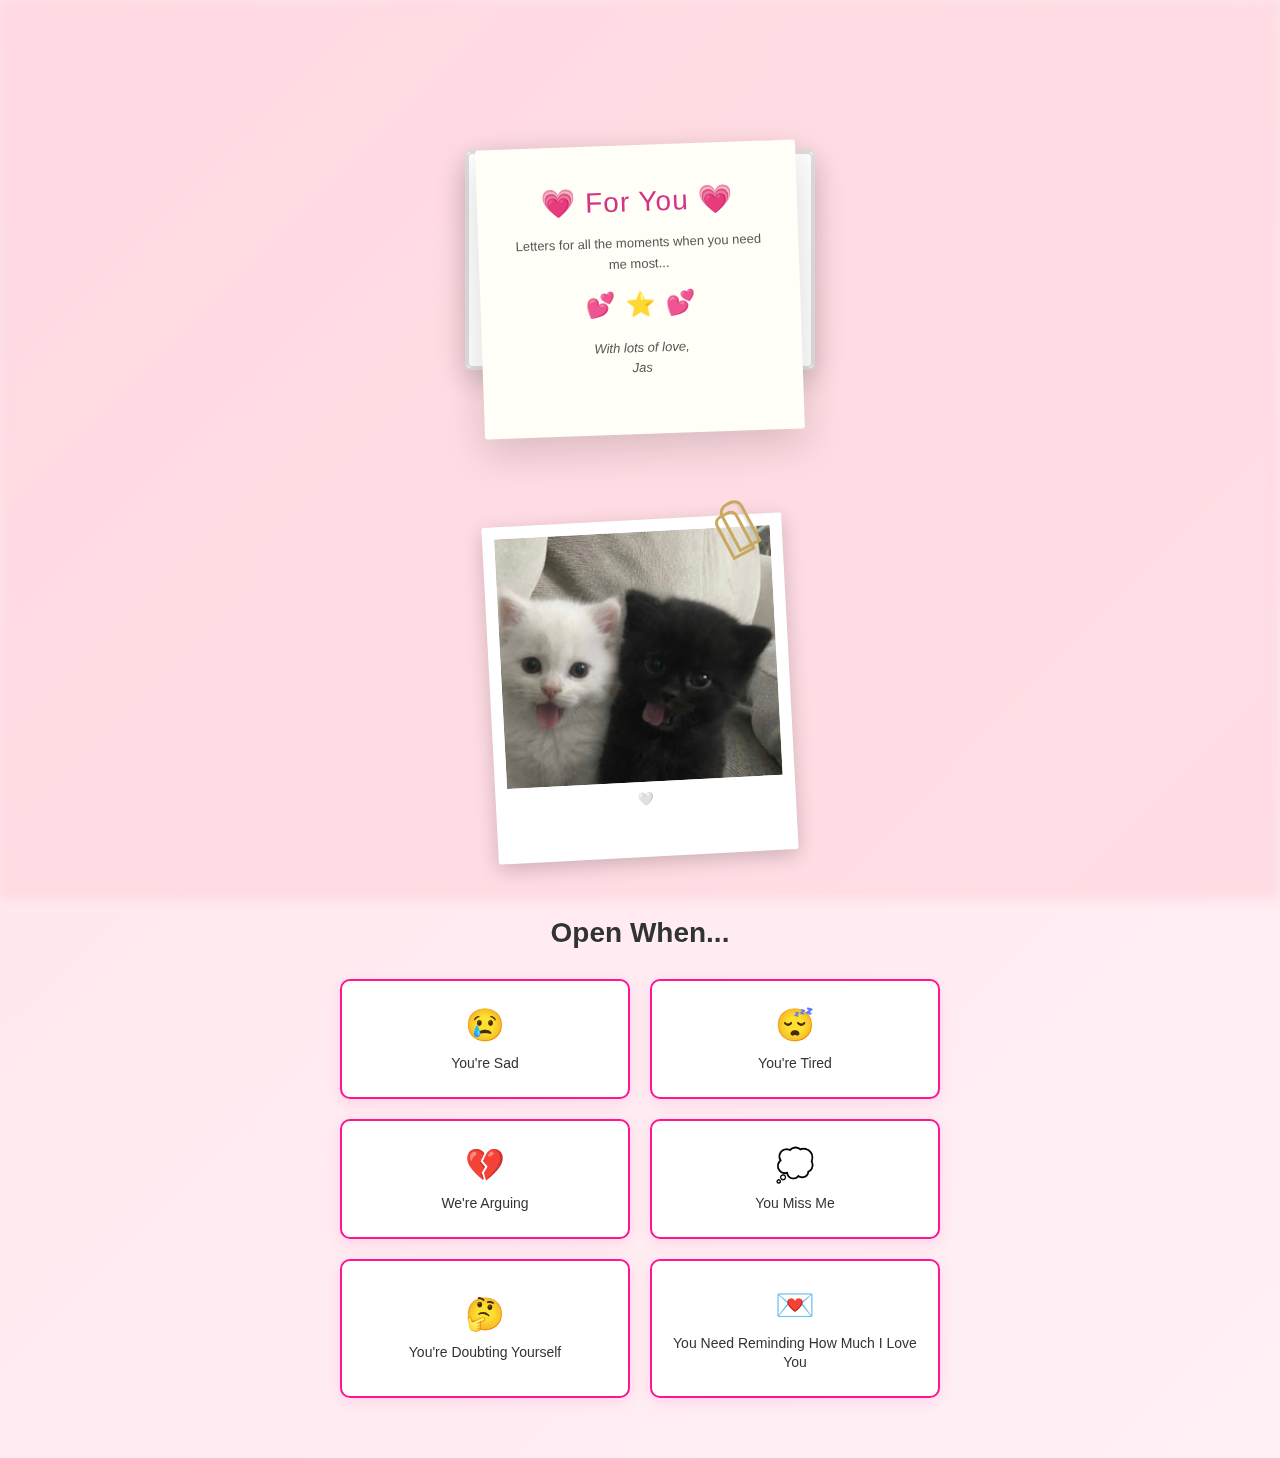
<file: index.html>
<!DOCTYPE html>
<html lang="en">
<head>
    <meta charset="UTF-8">
    <meta name="viewport" content="width=device-width, initial-scale=1.0">
    <title>Letters for You ❤️</title>
    <link rel="stylesheet" href="styles.css">
</head>
<body>
    <!-- Blurred Background -->
    <div class="background"></div>
    
    <div class="container">
        <!-- Envelope with Letter -->
        <div class="envelope-section">
            <div class="envelope">
                <div class="envelope-body"></div>
            </div>
            
            <div class="letter">
                <div class="letter-content">
                    <h1>💗 For You 💗</h1>
                    <p>Letters for all the moments when you need me most...</p>
                    <div class="doodles">
                        <span class="doodle">💕</span>
                        <span class="doodle">⭐</span>
                        <span class="doodle">💕</span>
                    </div>
                    <p class="signature">With lots of love,<br>Jas</p>
                </div>
            </div>
        </div>

        <!-- Polaroid with Photo -->
        <div class="polaroid-section">
            <div class="polaroid">
                <div class="polaroid-content">
                    <img id="polaroidImage" src="Images/Image.jpg" alt="Our photo">
                    <input type="file" id="photoUpload" accept="image/*" style="display: none;">
                </div>
                <div class="polaroid-caption">🤍</div>
            <div class="paperclip"></div>
        </div>
        </div>
        
        <!-- Open When Links -->
        <div class="letters-section">
            <h2>Open When...</h2>
            <div class="letters-grid">
                <a href="letters/sad.html" class="letter-link">
                    <span class="emoji">😢</span>
                    <span>You're Sad</span>
                </a>
                <a href="letters/tired.html" class="letter-link">
                    <span class="emoji">😴</span>
                    <span>You're Tired</span>
                </a>
                <a href="letters/arguing.html" class="letter-link">
                    <span class="emoji">💔</span>
                    <span>We're Arguing</span>
                </a>
                <a href="letters/missingme.html" class="letter-link">
                    <span class="emoji">💭</span>
                    <span>You Miss Me</span>
                </a>
                <a href="letters/doubting.html" class="letter-link">
                    <span class="emoji">🤔</span>
                    <span>You're Doubting Yourself</span>
                </a>
                <a href="letters/loveletter.html" class="letter-link">
                    <span class="emoji">💌</span>
                    <span>You Need Reminding How Much I Love You</span>
                </a>
            </div>
        </div>
    </div>

    <script src="script.js"></script>
</body>
</html>
</file>
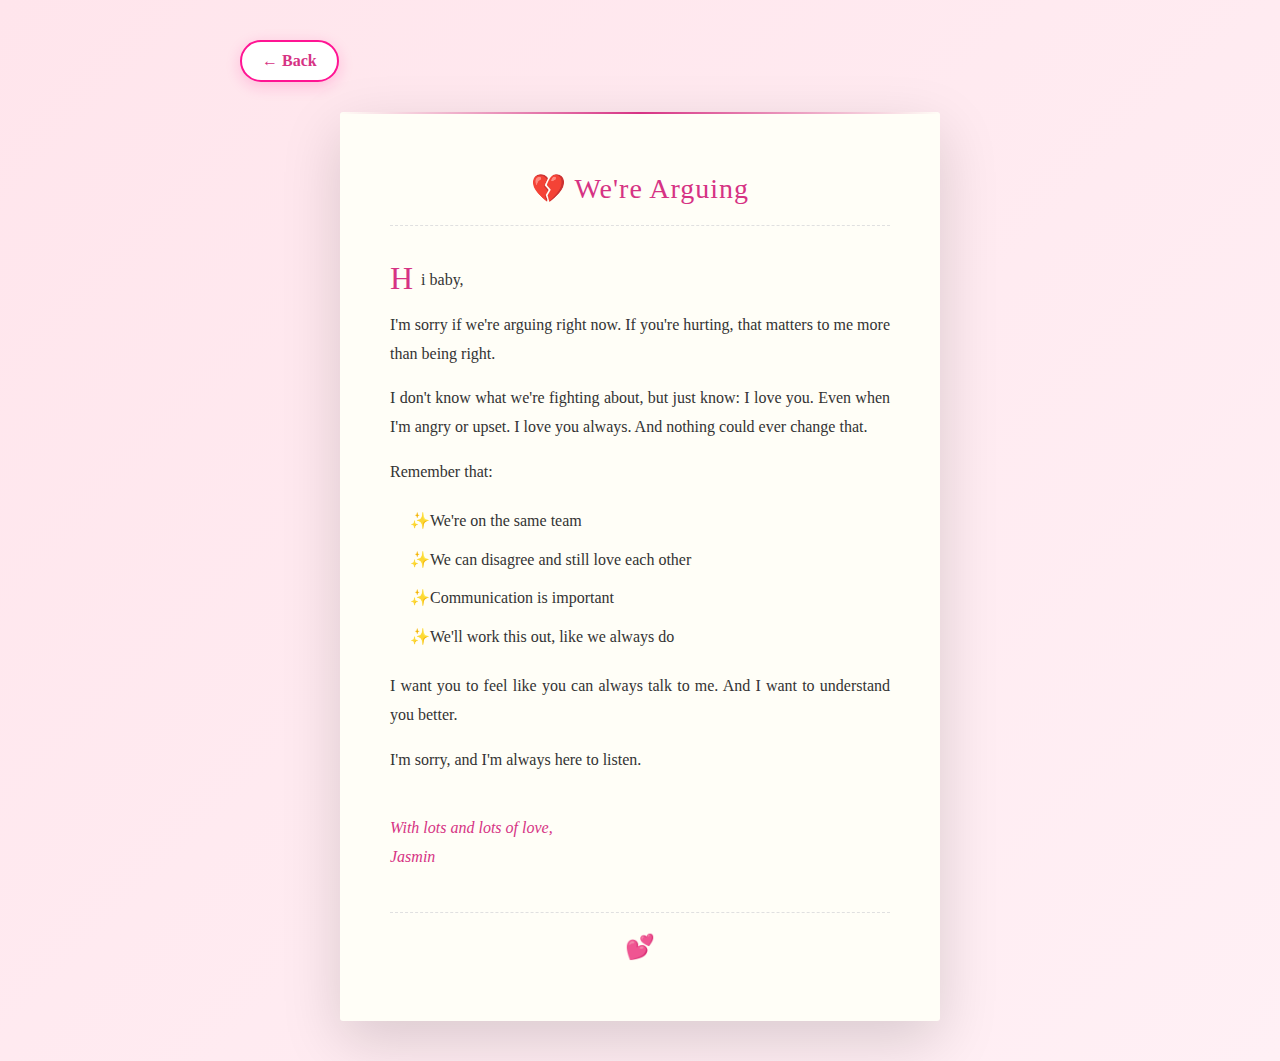
<file: arguing.html>
<!DOCTYPE html>
<html lang="en">
<head>
    <meta charset="UTF-8">
    <meta name="viewport" content="width=device-width, initial-scale=1.0">
    <title>Open When We're Arguing</title>
    <link rel="stylesheet" href="../styles-letter.css">
</head>
<body>
    <div class="letter-page">
        <a href="../index.html" class="back-btn">← Back</a>
        
        <div class="letter-container">
            <div class="letter-paper">
                <div class="letter-header">
                    <h1>💔 We're Arguing</h1>
                </div>
                
                <div class="letter-body">
                    <p>Hi baby,</p>
                    
                    <p>I'm sorry if we're arguing right now. If you're hurting, that matters to me more than being right.</p>
                    
                    <p>I don't know what we're fighting about, but just know: I love you. Even when I'm angry or upset. I love you always. And nothing could ever change that.</p>
                    
                    <p>Remember that:</p>
                    <ul>
                        <li>We're on the same team</li>
                        <li>We can disagree and still love each other</li>
                        <li>Communication is important</li>
                        <li>We'll work this out, like we always do</li>
                    </ul>
                    
                    <p>I want you to feel like you can always talk to me. And I want to understand you better.</p>
                    
                    <p>I'm sorry, and I'm always here to listen.</p>
                    
                    <p class="letter-signature">With lots and lots of love,<br>Jasmin</p>
                </div>
                
                <div class="letter-footer">
                    <span class="doodle">💕</span>
                </div>
            </div>
        </div>
    </div>
</body>
</html>
</file>
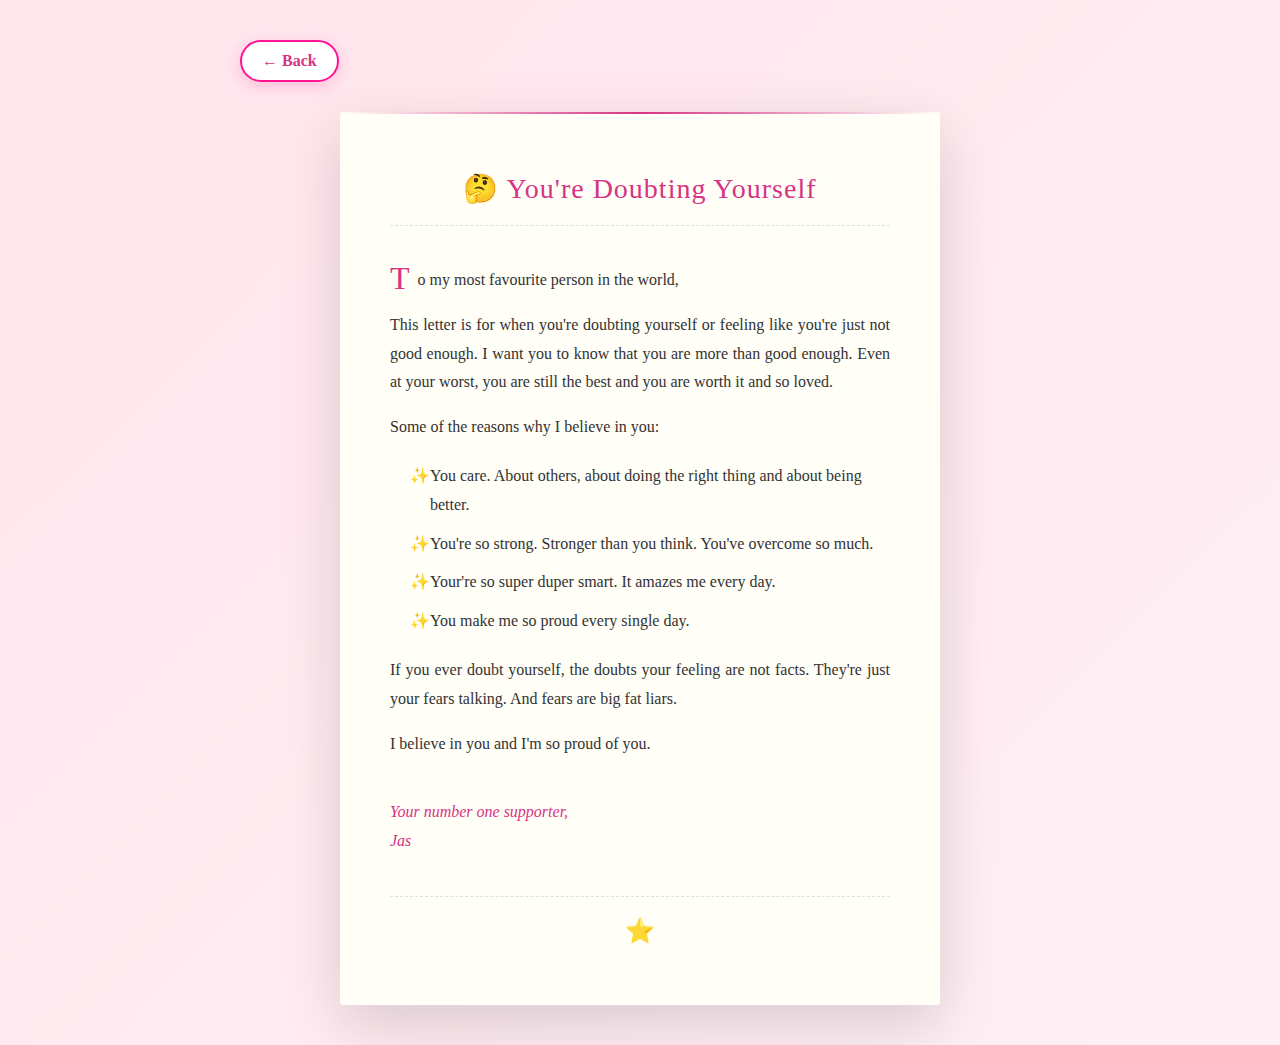
<file: doubting.html>
<!DOCTYPE html>
<html lang="en">
<head>
    <meta charset="UTF-8">
    <meta name="viewport" content="width=device-width, initial-scale=1.0">
    <title>Open When You're Doubting Yourself</title>
    <link rel="stylesheet" href="../styles-letter.css">
</head>
<body>
    <div class="letter-page">
        <a href="../index.html" class="back-btn">← Back</a>
        
        <div class="letter-container">
            <div class="letter-paper">
                <div class="letter-header">
                    <h1>🤔 You're Doubting Yourself</h1>
                </div>
                
                <div class="letter-body">
                    <p>To my most favourite person in the world,</p>
                    
                    <p>This letter is for when you're doubting yourself or feeling like you're just not good enough. I want you to know that you are more than good enough. Even at your worst, you are still the best and you are worth it and so loved.</p>
                    
                    <p>Some of the reasons why I believe in you:</p>
                    <ul>
                        <li>You care. About others, about doing the right thing and about being better.</li>
                        <li>You're so strong. Stronger than you think. You've overcome so much.</li>
                        <li>Your're so super duper smart. It amazes me every day.</li>
                        <li>You make me so proud every single day.</li>
                    </ul>
                    
                    <p>If you ever doubt yourself, the doubts your feeling are not facts. They're just your fears talking. And fears are big fat liars.</p>
                    
                    <p>I believe in you and I'm so proud of you.</p>
                    
                    <p class="letter-signature">Your number one supporter,<br>Jas</p>
                </div>
                
                <div class="letter-footer">
                    <span class="doodle">⭐</span>
                </div>
            </div>
        </div>
    </div>
</body>
</html>
</file>
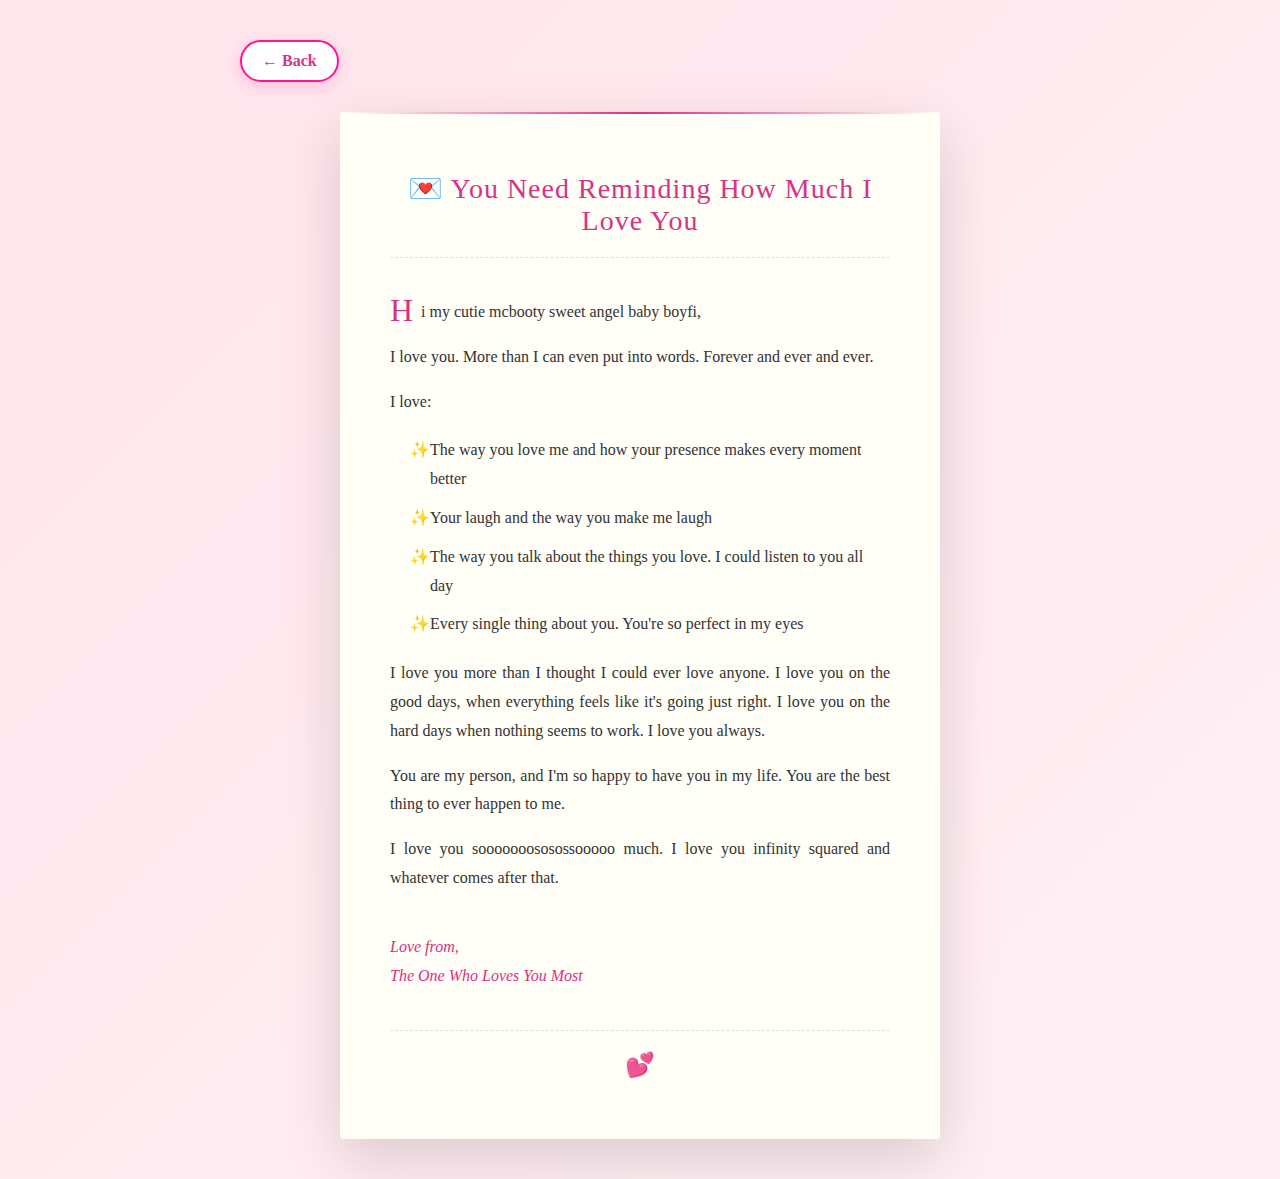
<file: loveletter.html>
<!DOCTYPE html>
<html lang="en">
<head>
    <meta charset="UTF-8">
    <meta name="viewport" content="width=device-width, initial-scale=1.0">
    <title>You Need Reminding How Much I Love You</title>
    <link rel="stylesheet" href="../styles-letter.css">
</head>
<body>
    <div class="letter-page">
        <a href="../index.html" class="back-btn">← Back</a>
        
        <div class="letter-container">
            <div class="letter-paper">
                <div class="letter-header">
                    <h1>💌 You Need Reminding How Much I Love You</h1>
                </div>
                
                <div class="letter-body">
                    <p>Hi my cutie mcbooty sweet angel baby boyfi,</p>
                    
                    <p>I love you. More than I can even put into words. Forever and ever and ever.</p>
                    
                    <p>I love:</p>
                    <ul>
                        <li>The way you love me and how your presence makes every moment better</li>
                        <li>Your laugh and the way you make me laugh</li>
                        <li>The way you talk about the things you love. I could listen to you all day</li>
                        <li>Every single thing about you. You're so perfect in my eyes</li>
                    </ul>
                    
                    <p>I love you more than I thought I could ever love anyone. I love you on the good days, when everything feels like it's going just right. I love you on the hard days when nothing seems to work. I love you always.</p>
                    
                    <p>You are my person, and I'm so happy to have you in my life. You are the best thing to ever happen to me.</p>
                    
                    <p>I love you sooooooososossooooo much. I love you infinity squared and whatever comes after that.</p>
                    
                    <p class="letter-signature">Love from,<br>The One Who Loves You Most</p>
                </div>
                
                <div class="letter-footer">
                    <span class="doodle">💕</span>
                </div>
            </div>
        </div>
    </div>
</body>
</html>
</file>
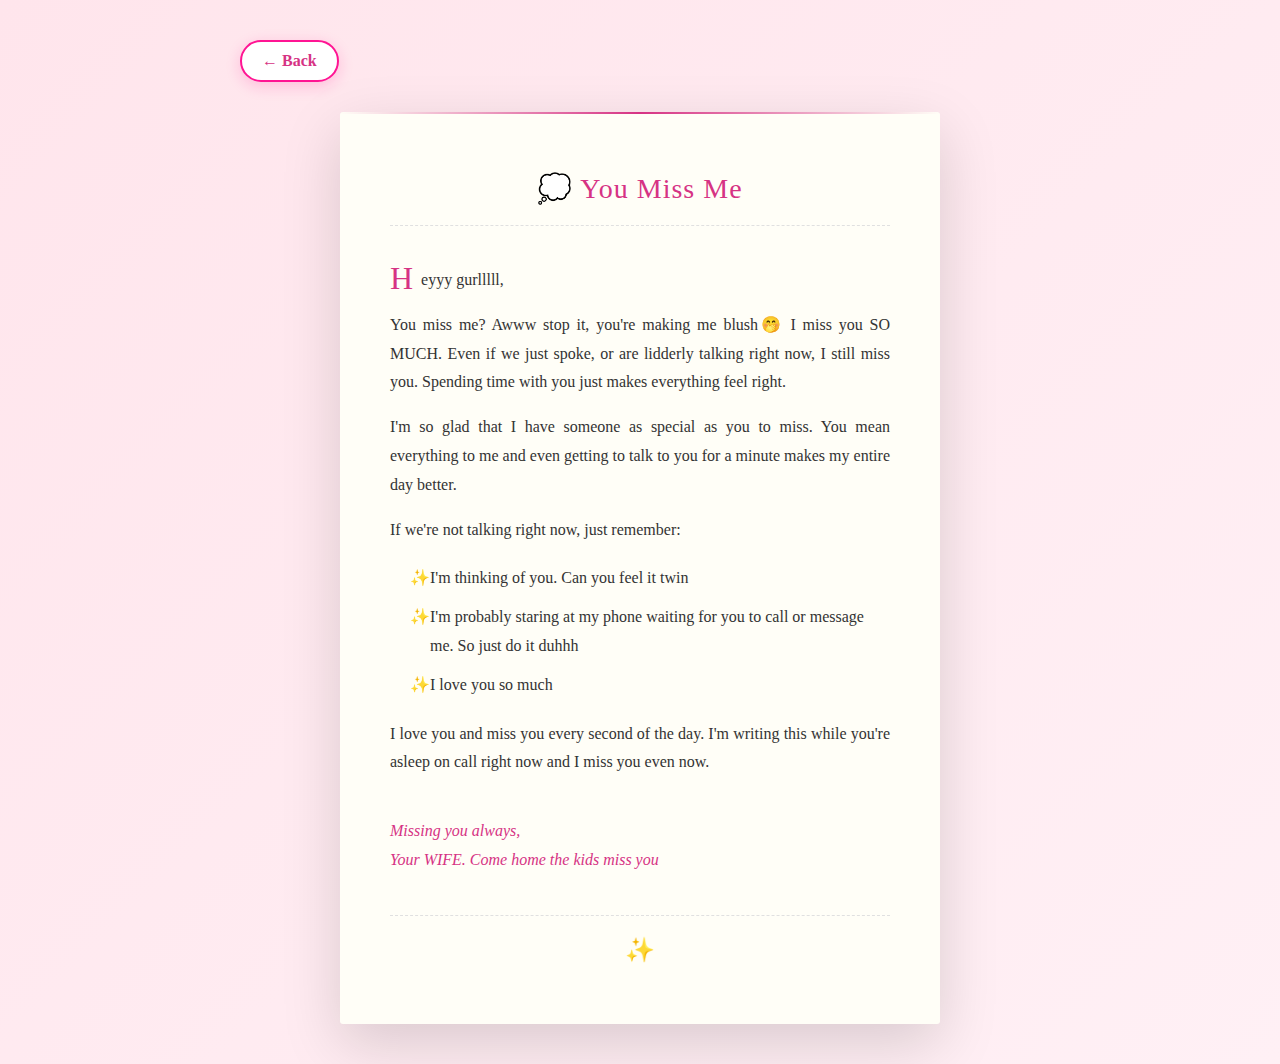
<file: missingme.html>
<!DOCTYPE html>
<html lang="en">
<head>
    <meta charset="UTF-8">
    <meta name="viewport" content="width=device-width, initial-scale=1.0">
    <title>Open When You Miss Me</title>
    <link rel="stylesheet" href="../styles-letter.css">
</head>
<body>
    <div class="letter-page">
        <a href="../index.html" class="back-btn">← Back</a>
        
        <div class="letter-container">
            <div class="letter-paper">
                <div class="letter-header">
                    <h1>💭 You Miss Me</h1>
                </div>
                
                <div class="letter-body">
                    <p>Heyyy gurlllll,</p>
                    
                    <p>You miss me? Awww stop it, you're making me blush🤭 I miss you SO MUCH. Even if we just spoke, or are lidderly talking right now, I still miss you. Spending time with you just makes everything feel right.</p>
                    
                    <p>I'm so glad that I have someone as special as you to miss. You mean everything to me and even getting to talk to you for a minute makes my entire day better.</p>
                    
                    <p>If we're not talking right now, just remember:</p>
                    <ul>
                        <li>I'm thinking of you. Can you feel it twin</li>
                        <li>I'm probably staring at my phone waiting for you to call or message me. So just do it duhhh</li>
                        <li>I love you so much</li>
                    </ul>
                    
                    <p>I love you and miss you every second of the day. I'm writing this while you're asleep on call right now and I miss you even now.</p>
                    
                    <p class="letter-signature">Missing you always,<br>Your WIFE. Come home the kids miss you</p>
                </div>
                
                <div class="letter-footer">
                    <span class="doodle">✨</span>
                </div>
            </div>
        </div>
    </div>
</body>
</html>
</file>
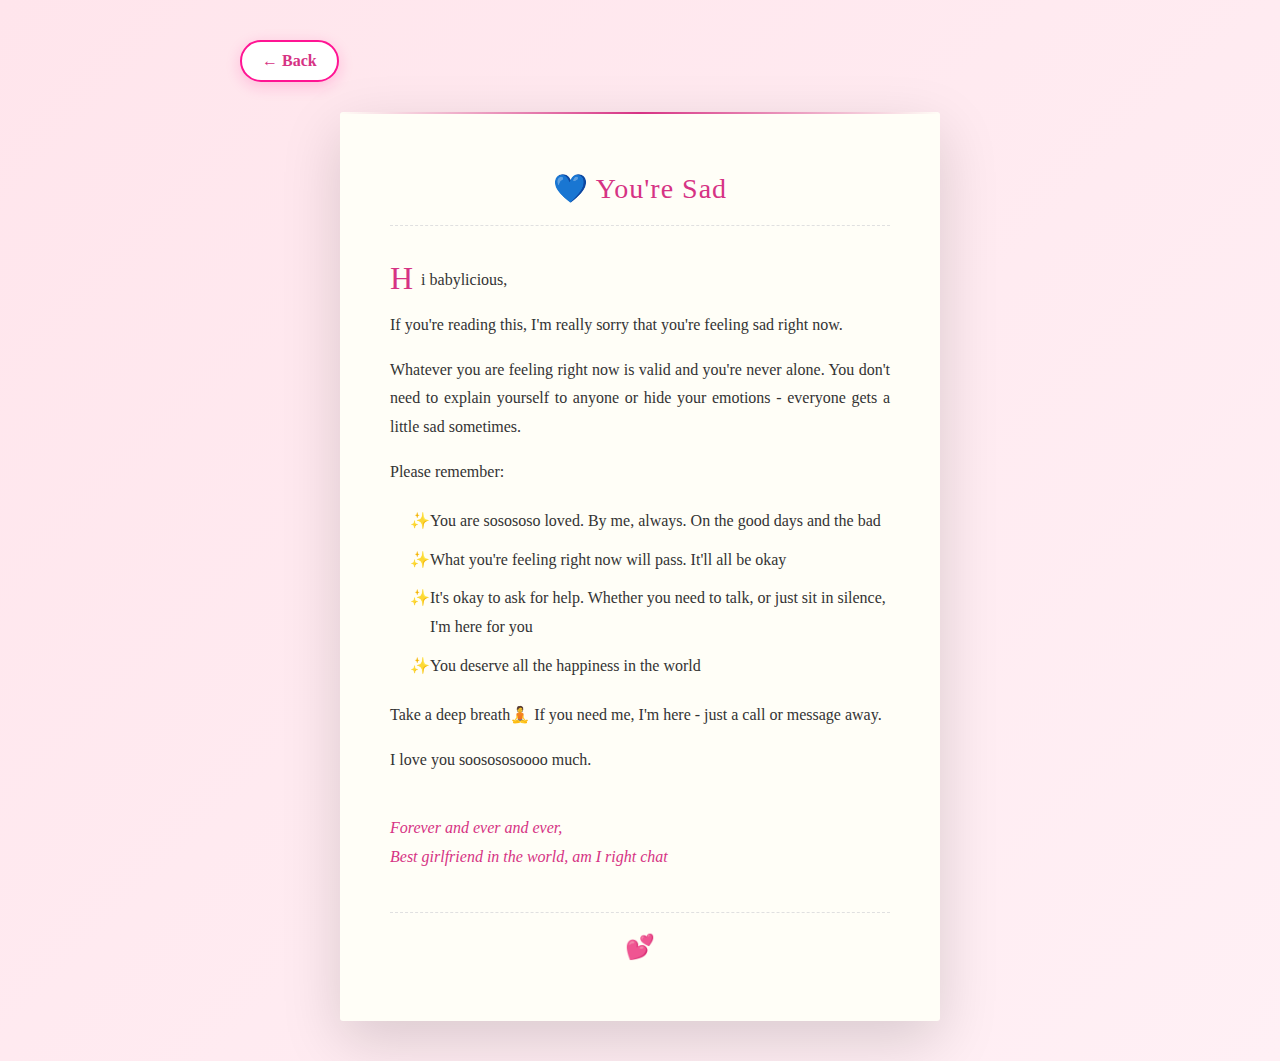
<file: sad.html>
<!DOCTYPE html>
<html lang="en">
<head>
    <meta charset="UTF-8">
    <meta name="viewport" content="width=device-width, initial-scale=1.0">
    <title>Open When You're Sad</title>
    <link rel="stylesheet" href="../styles-letter.css">
</head>
<body>
    <div class="letter-page">
        <a href="../index.html" class="back-btn">← Back</a>
        
        <div class="letter-container">
            <div class="letter-paper">
                <div class="letter-header">
                    <h1>💙 You're Sad</h1>
                </div>
                
                <div class="letter-body">
                    <p>Hi babylicious,</p>
                    
                    <p>If you're reading this, I'm really sorry that you're feeling sad right now.</p>
                    
                    <p>Whatever you are feeling right now is valid and you're never alone. You don't need to explain yourself to anyone or hide your emotions - everyone gets a little sad sometimes.</p>
                    
                    <p>Please remember:</p>
                    <ul>
                        <li>You are sosososo loved. By me, always. On the good days and the bad</li>
                        <li>What you're feeling right now will pass. It'll all be okay</li>
                        <li>It's okay to ask for help. Whether you need to talk, or just sit in silence, I'm here for you</li>
                        <li>You deserve all the happiness in the world</li>
                    </ul>
                    
                    <p>Take a deep breath🧘 If you need me, I'm here - just a call or message away.</p>
                    
                    <p>I love you soosososoooo much.</p>
                    
                    <p class="letter-signature">Forever and ever and ever,<br>Best girlfriend in the world, am I right chat</p>
                </div>
                
                <div class="letter-footer">
                    <span class="doodle">💕</span>
                </div>
            </div>
        </div>
    </div>
</body>
</html>
</file>
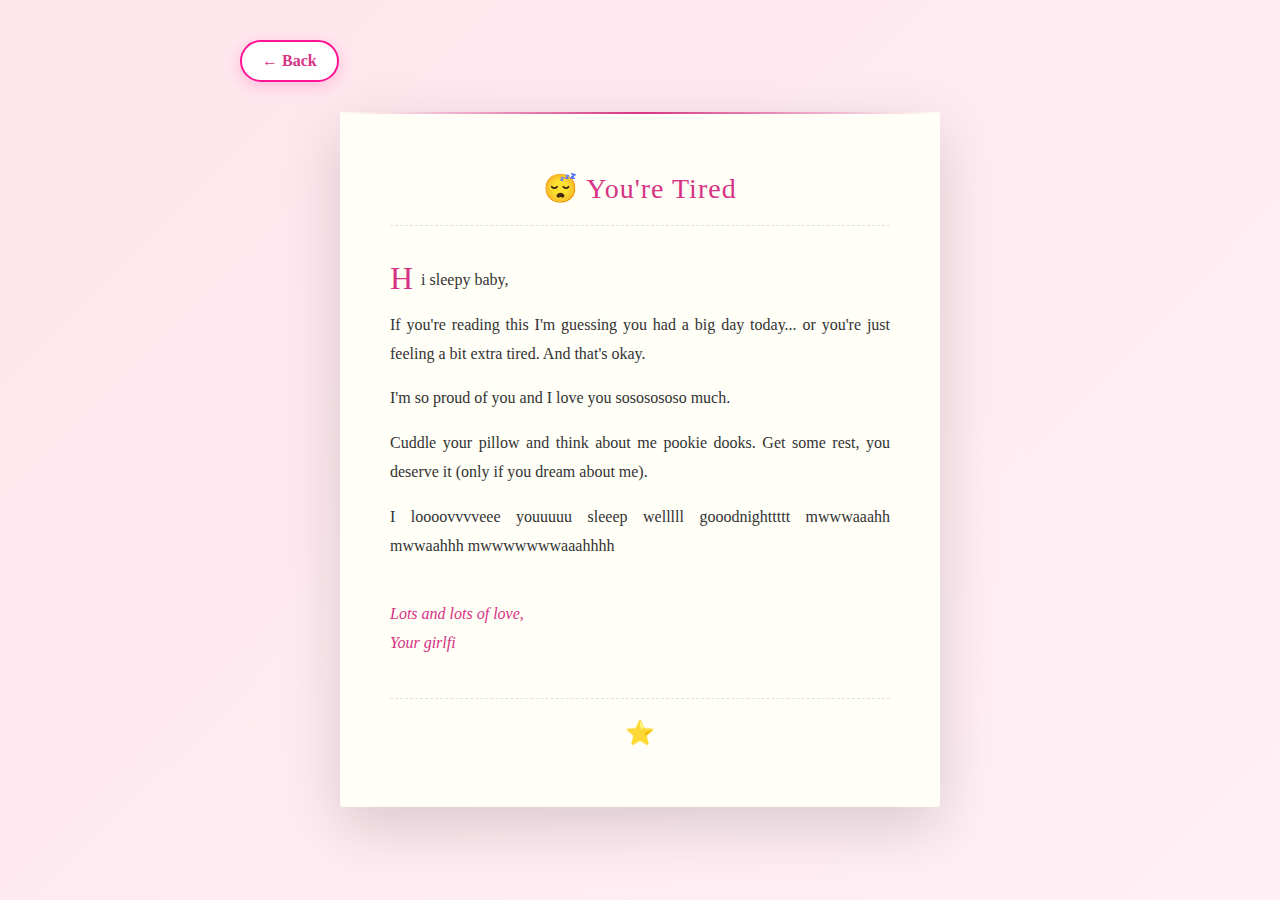
<file: tired.html>
<!DOCTYPE html>
<html lang="en">
<head>
    <meta charset="UTF-8">
    <meta name="viewport" content="width=device-width, initial-scale=1.0">
    <title>Open When You're Tired</title>
    <link rel="stylesheet" href="../styles-letter.css">
</head>
<body>
    <div class="letter-page">
        <a href="../index.html" class="back-btn">← Back</a>
        
        <div class="letter-container">
            <div class="letter-paper">
                <div class="letter-header">
                    <h1>😴 You're Tired</h1>
                </div>
                
                <div class="letter-body">
                    <p>Hi sleepy baby,</p>
                    
                    <p>If you're reading this I'm guessing you had a big day today... or you're just feeling a bit extra tired. And that's okay.</p>
                    
                    <p>I'm so proud of you and I love you sososososo much.</p>
                    
                    <p>Cuddle your pillow and think about me pookie dooks. Get some rest, you deserve it (only if you dream about me).</p>
                    
                    <p>I loooovvvveee youuuuu sleeep welllll gooodnighttttt mwwwaaahh mwwaahhh mwwwwwwwaaahhhh</p>
                    
                    <p class="letter-signature">Lots and lots of love,<br>Your girlfi</p>
                </div>
                
                <div class="letter-footer">
                    <span class="doodle">⭐</span>
                </div>
            </div>
        </div>
    </div>
</body>
</html>
</file>
<file: styles.css>
* {
    margin: 0;
    padding: 0;
    box-sizing: border-box;
}

body {
    font-family: 'Arial', sans-serif;
    overflow-x: hidden;
    background: linear-gradient(135deg, #ffe5ec 0%, #fff0f5 100%);
}

.background {
    position: fixed;
    top: 0;
    left: 0;
    width: 100%;
    height: 100%;
    background: 
        linear-gradient(135deg, rgba(255, 192, 203, 0.3), rgba(255, 182, 193, 0.3)),
        url('https://images.unsplash.com/photo-1518895949257-7621c3c786d7?w=1600&h=900&fit=crop');
    background-size: cover;
    background-position: center;
    background-attachment: fixed;
    filter: blur(5px);
    z-index: -1;
}

.container {
    max-width: 1200px;
    margin: 0 auto;
    padding: 60px 20px;
    display: flex;
    flex-direction: column;
    align-items: center;
    gap: 60px;
}

/* Envelope Section */
.envelope-section {
    position: relative;
    width: 100%;
    max-width: 500px;
    height: 400px;
    display: flex;
    justify-content: center;
    align-items: center;
}

.envelope {
    position: absolute;
    width: 350px;
    height: 220px;
    background: #fff;
    border: 2px solid #ddd;
    box-shadow: 0 10px 30px rgba(0, 0, 0, 0.2);
    border-radius: 5px;
    z-index: 1;
}

.envelope-flap {
    position: absolute;
    width: 0;
    height: 0;
    border-left: 175px solid transparent;
    border-right: 175px solid transparent;
    border-top: 110px solid #f0f0f0;
    border-radius: 50% 50% 0 0;
    top: -110px;
    transform: rotateX(25deg);
    transform-origin: bottom;
    animation: hoverFlap 0.6s ease-in-out;
}

@keyframes hoverFlap {
    0% {
        transform: rotateX(0deg);
        border-top: 110px solid #f0f0f0;
    }
    50% {
        transform: rotateX(-20deg);
    }
    100% {
        transform: rotateX(-35deg);
        border-top: 110px solid #e0e0e0;
    }
}

.envelope-body {
    width: 100%;
    height: 100%;
    background: #fff;
    display: flex;
    align-items: center;
    justify-content: center;
    border: 2px solid #ddd;
    border-radius: 5px;
}

.letter {
    position: absolute;
    width: 320px;
    background: #fffef7;
    padding: 40px 30px;
    box-shadow: 0 15px 40px rgba(0, 0, 0, 0.15);
    border-radius: 3px;
    z-index: 2;
    transform: translateY(30px) rotateZ(-2deg);
    animation: letterPop 0.8s cubic-bezier(0.34, 1.56, 0.64, 1);
}

@keyframes letterPop {
    0% {
        transform: translateY(100px) rotateZ(0deg) scale(0.8);
        opacity: 0;
    }
    100% {
        transform: translateY(30px) rotateZ(-2deg) scale(1);
        opacity: 1;
    }
}

.letter-content {
    text-align: center;
    color: #333;
}

.letter-content h1 {
    font-size: 28px;
    margin-bottom: 15px;
    color: #d63384;
    font-weight: normal;
    letter-spacing: 1px;
}

.letter-content p {
    font-size: 13px;
    line-height: 1.6;
    margin-bottom: 15px;
    color: #555;
}

.doodles {
    display: flex;
    justify-content: center;
    gap: 10px;
    margin: 15px 0;
    font-size: 24px;
}

.doodle {
    animation: float 3s ease-in-out infinite;
}

.doodle:nth-child(2) {
    animation-delay: 0.2s;
}

.doodle:nth-child(3) {
    animation-delay: 0.4s;
}

@keyframes float {
    0%, 100% {
        transform: translateY(0px);
    }
    50% {
        transform: translateY(-10px);
    }
}

.signature {
    font-style: italic;
    color: #d63384;
    margin-top: 20px;
    font-size: 12px;
}

/* Polaroid Section */
.polaroid-section {
    position: relative;
    width: 100%;
    max-width: 350px;
    display: flex;
    flex-direction: column;
    align-items: center;
}

.polaroid {
    width: 300px;
    background: #fff;
    padding: 12px;
    padding-bottom: 50px;
    box-shadow: 0 6px 20px rgba(0, 0, 0, 0.2);
    border-radius: 2px;
    transform: rotate(-3deg);
    animation: polaroidFlip 0.8s ease-in-out;
}

@keyframes polaroidFlip {
    0% {
        transform: rotate(0deg) scale(0.8);
        opacity: 0;
    }
    100% {
        transform: rotate(-3deg) scale(1);
        opacity: 1;
    }
}

.polaroid-content {
    width: 100%;
    height: 250px;
    background: #f5f5f5;
    display: flex;
    align-items: center;
    justify-content: center;
    cursor: pointer;
    overflow: hidden;
}

.polaroid-content img {
    width: 100%;
    height: 100%;
    object-fit: cover;
    transition: transform 0.3s ease;
}

.polaroid-content:hover img {
    transform: scale(1.05);
}

.polaroid-caption {
    margin-top: 10px;
    text-align: center;
    font-size: 13px;
    color: #666;
    font-weight: bold;
}

.upload-btn {
    margin-top: 15px;
    padding: 10px 25px;
    background: linear-gradient(135deg, #ff1493, #ff69b4);
    color: white;
    border: none;
    border-radius: 25px;
    font-size: 14px;
    cursor: pointer;
    transition: all 0.3s ease;
    box-shadow: 0 4px 15px rgba(255, 20, 147, 0.3);
}

.upload-btn:hover {
    transform: translateY(-2px);
    box-shadow: 0 6px 20px rgba(255, 20, 147, 0.4);
}

.paperclip {
    position: absolute;
    width: 25px;
    height: 50px;
    border: 3px solid #c9a961;
    border-radius: 10px 10px 0 0;
    top: -15px;
    right: 30px;
    transform: rotate(-25deg);
    box-shadow: inset -2px 0 3px rgba(0, 0, 0, 0.1);
}

.paperclip::before {
    content: '';
    position: absolute;
    width: 19px;
    height: 40px;
    border: 3px solid #c9a961;
    border-radius: 8px 8px 0 0;
    top: 5px;
    left: -12px;
}

/* Letters Section */
.letters-section {
    width: 100%;
    max-width: 600px;
}

.letters-section h2 {
    text-align: center;
    font-size: 28px;
    color: #333;
    margin-bottom: 30px;
    text-shadow: 1px 1px 2px rgba(255, 255, 255, 0.5);
}

.letters-grid {
    display: grid;
    grid-template-columns: 1fr 1fr;
    gap: 20px;
}

.letter-link {
    display: flex;
    flex-direction: column;
    align-items: center;
    justify-content: center;
    padding: 25px 20px;
    background: white;
    border: 2px solid #ff1493;
    border-radius: 10px;
    text-decoration: none;
    color: #333;
    cursor: pointer;
    transition: all 0.3s ease;
    box-shadow: 0 4px 15px rgba(255, 20, 147, 0.1);
    min-height: 120px;
}

.letter-link:hover {
    transform: translateY(-5px) scale(1.02);
    box-shadow: 0 8px 25px rgba(255, 20, 147, 0.25);
    background: linear-gradient(135deg, #fff5f9, #ffe5f0);
    border-color: #ff69b4;
}

.letter-link .emoji {
    font-size: 32px;
    margin-bottom: 10px;
}

.letter-link span:last-child {
    font-size: 14px;
    text-align: center;
    font-weight: 500;
    color: #333;
    line-height: 1.3;
}

@media (max-width: 768px) {
    .container {
        padding: 40px 15px;
        gap: 40px;
    }

    .envelope-section {
        max-width: 100%;
        height: 300px;
    }

    .envelope {
        width: 280px;
        height: 180px;
    }

    .envelope-flap {
        border-left: 140px solid transparent;
        border-right: 140px solid transparent;
        border-top: 90px solid #f0f0f0;
        top: -90px;
    }

    .letter {
        width: 260px;
        padding: 30px 20px;
    }

    .letter-content h1 {
        font-size: 24px;
    }

    .polaroid {
        width: 250px;
    }

    .polaroid-content {
        height: 200px;
    }

    .letters-grid {
        grid-template-columns: 1fr;
    }

    .letters-section h2 {
        font-size: 24px;
    }
}
</file>
<file: styles-letter.css>
* {
    margin: 0;
    padding: 0;
    box-sizing: border-box;
}

body {
    font-family: 'Georgia', serif;
    background: linear-gradient(135deg, #ffe5ec 0%, #fff0f5 100%);
    min-height: 100vh;
    padding: 40px 20px;
}

.letter-page {
    max-width: 800px;
    margin: 0 auto;
}

.back-btn {
    display: inline-block;
    margin-bottom: 30px;
    padding: 10px 20px;
    background: white;
    color: #d63384;
    text-decoration: none;
    border: 2px solid #ff1493;
    border-radius: 25px;
    font-weight: bold;
    transition: all 0.3s ease;
    box-shadow: 0 4px 15px rgba(255, 20, 147, 0.2);
}

.back-btn:hover {
    transform: translateX(-5px);
    box-shadow: 0 6px 20px rgba(255, 20, 147, 0.3);
    background: linear-gradient(135deg, #fff5f9, #ffe5f0);
}

.letter-container {
    display: flex;
    justify-content: center;
    animation: slideIn 0.6s ease-out;
}

@keyframes slideIn {
    0% {
        opacity: 0;
        transform: translateY(20px);
    }
    100% {
        opacity: 1;
        transform: translateY(0);
    }
}

.letter-paper {
    background: #fffef7;
    width: 100%;
    max-width: 600px;
    padding: 60px 50px;
    box-shadow: 0 20px 60px rgba(0, 0, 0, 0.15);
    border-radius: 3px;
    position: relative;
}

.letter-paper::before {
    content: '';
    position: absolute;
    top: 0;
    left: 0;
    right: 0;
    height: 2px;
    background: linear-gradient(to right, transparent, #d63384, transparent);
}

.letter-header {
    text-align: center;
    margin-bottom: 40px;
    padding-bottom: 20px;
    border-bottom: 1px dashed #e0e0e0;
}

.letter-header h1 {
    font-size: 28px;
    color: #d63384;
    font-weight: normal;
    letter-spacing: 1px;
}

.letter-body {
    line-height: 1.8;
    color: #333;
    font-size: 16px;
}

.letter-body p {
    margin-bottom: 16px;
    text-align: justify;
}

.letter-body p:first-of-type::first-letter {
    font-size: 32px;
    float: left;
    line-height: 24px;
    padding-right: 8px;
    color: #d63384;
}

.letter-body ul {
    list-style: none;
    margin: 20px 0;
    padding-left: 20px;
}

.letter-body li {
    margin-bottom: 10px;
    position: relative;
    padding-left: 20px;
}

.letter-body li::before {
    content: '✨';
    position: absolute;
    left: 0;
    color: #ff1493;
}

.letter-signature {
    margin-top: 40px;
    text-align: right;
    font-style: italic;
    color: #d63384;
}

.letter-footer {
    text-align: center;
    margin-top: 40px;
    padding-top: 20px;
    border-top: 1px dashed #e0e0e0;
}

.doodle {
    font-size: 24px;
    animation: float 3s ease-in-out infinite;
}

@keyframes float {
    0%, 100% {
        transform: translateY(0px);
    }
    50% {
        transform: translateY(-10px);
    }
}

/* Custom scrollbar */
::-webkit-scrollbar {
    width: 10px;
}

::-webkit-scrollbar-track {
    background: #f1f1f1;
}

::-webkit-scrollbar-thumb {
    background: #ff1493;
    border-radius: 5px;
}

::-webkit-scrollbar-thumb:hover {
    background: #d63384;
}

@media (max-width: 600px) {
    body {
        padding: 20px 10px;
    }

    .letter-paper {
        padding: 40px 30px;
    }

    .letter-header h1 {
        font-size: 24px;
    }

    .letter-body {
        font-size: 15px;
        line-height: 1.7;
    }

    .back-btn {
        font-size: 14px;
        padding: 8px 16px;
    }
}
</file>
